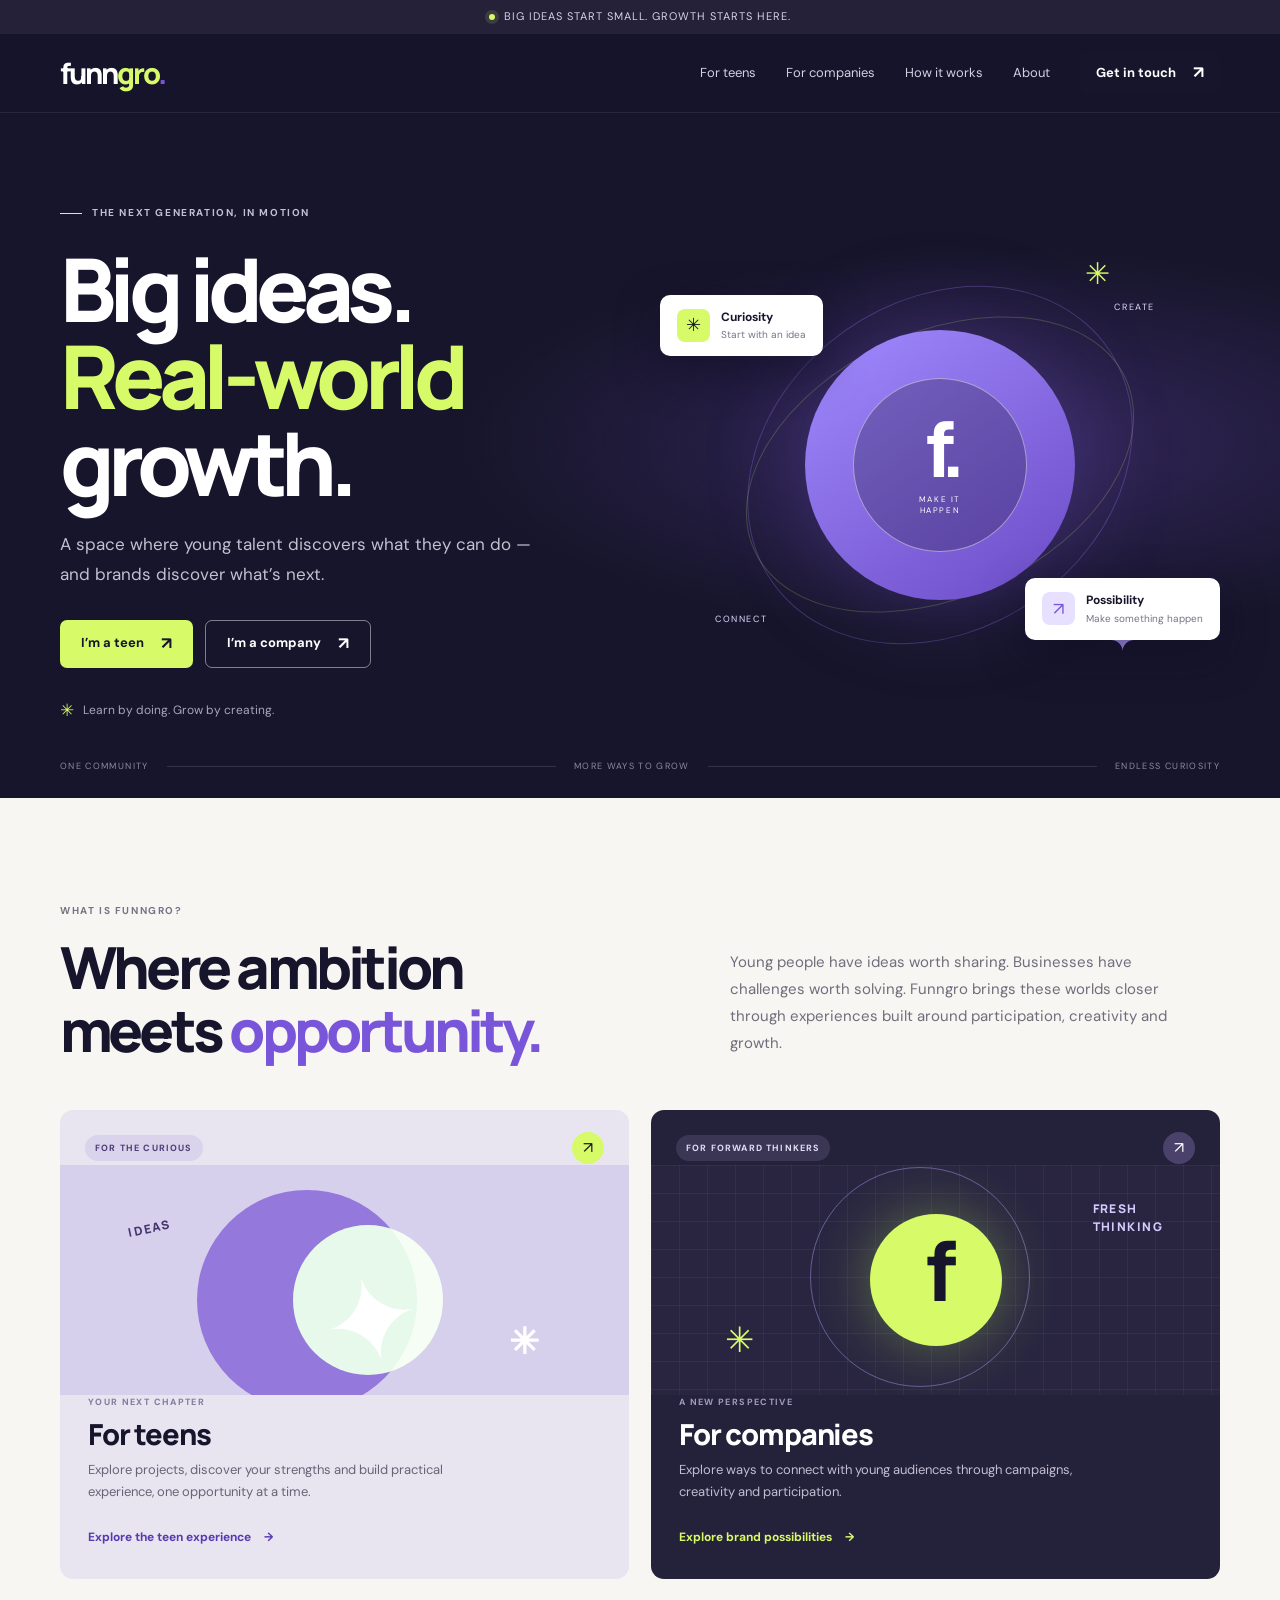
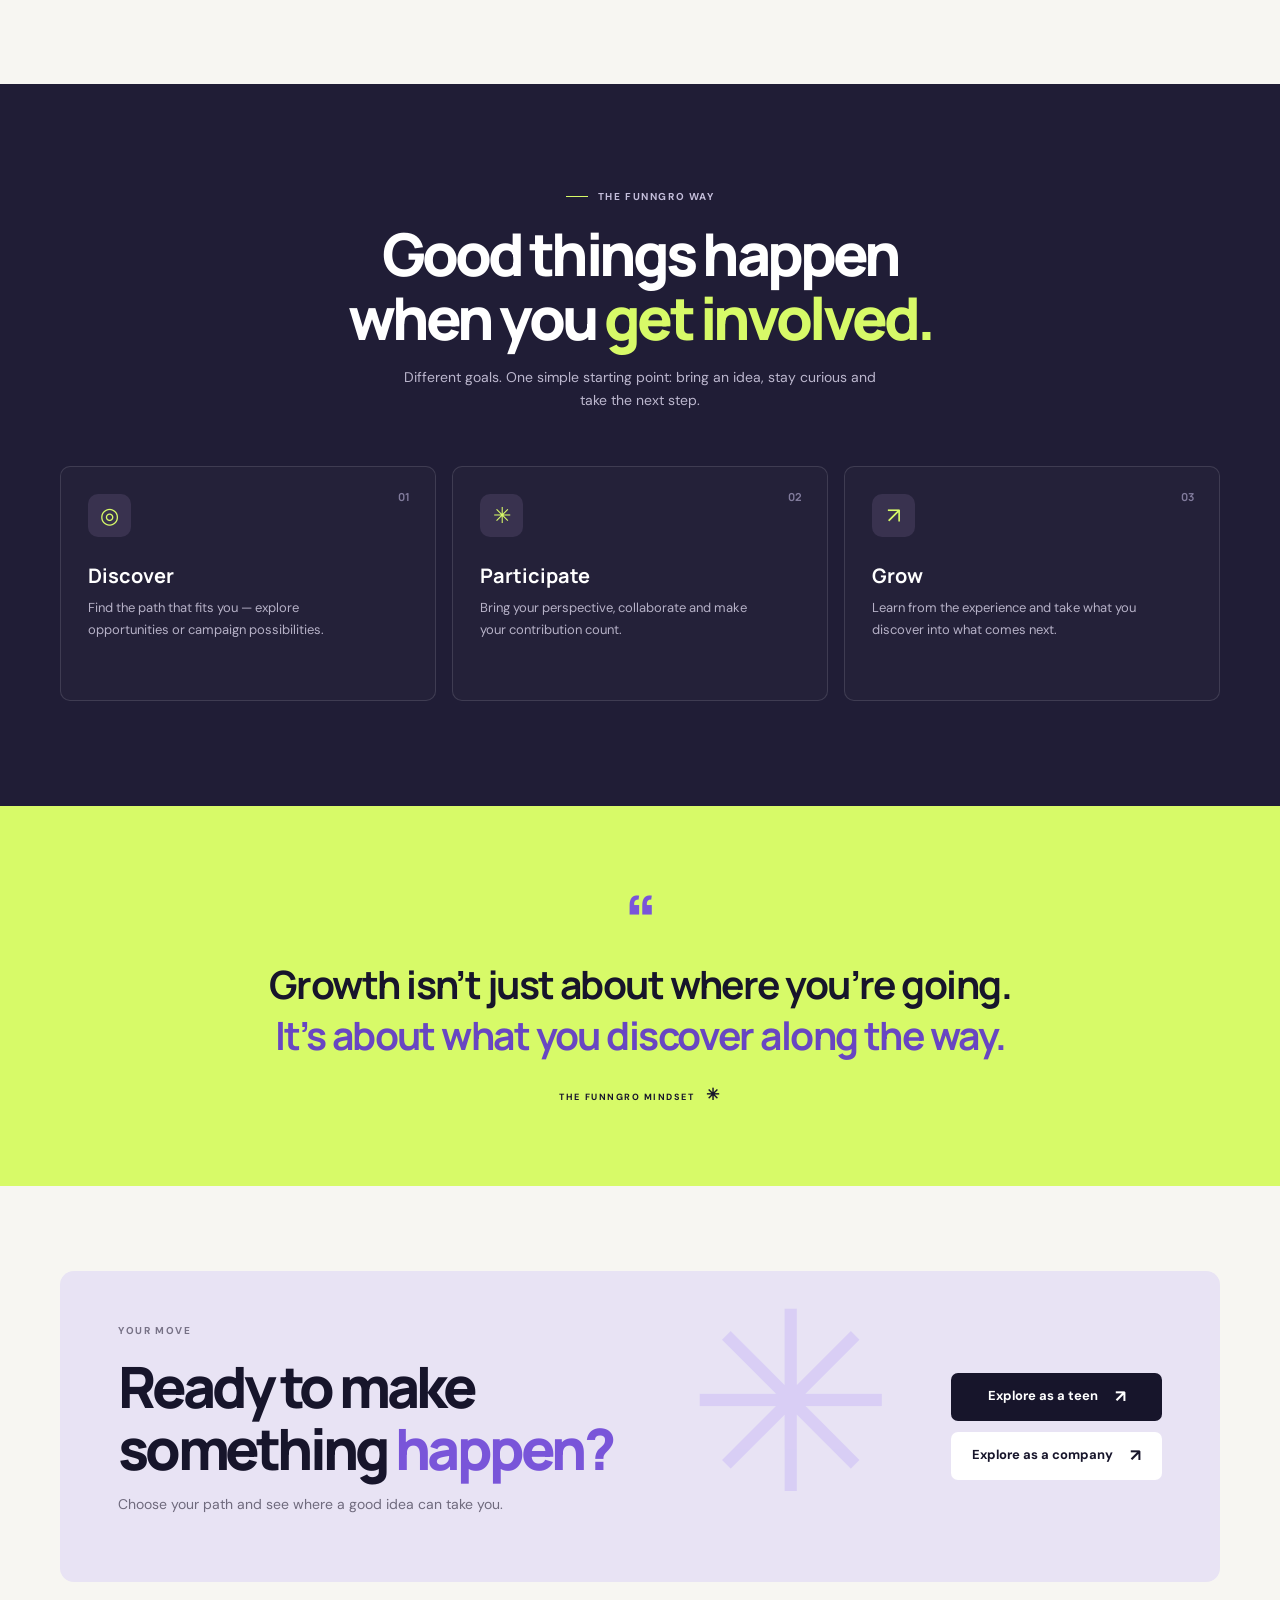
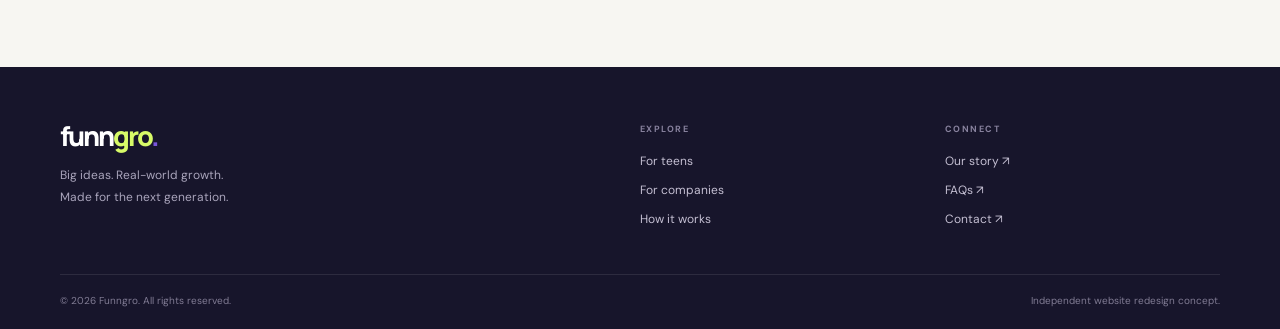
<file: index.html>
<!doctype html>
<html lang="en-IN">
<head>
  <meta charset="utf-8">
  <meta name="viewport" content="width=device-width, initial-scale=1">
  <meta name="theme-color" content="#17152b">
  <title>Funngro — Big ideas. Real-world growth.</title>
  <meta name="description" content="A place where young talent and forward-thinking brands meet. Explore opportunities for teens and campaign possibilities for companies with Funngro.">
  <link rel="canonical" href="https://ameysahat.github.io/Funngro/">
  <meta property="og:type" content="website">
  <meta property="og:site_name" content="Funngro">
  <meta property="og:title" content="Funngro — Big ideas. Real-world growth.">
  <meta property="og:description" content="Connecting young talent with real-world opportunities and brands with fresh perspectives.">
  <meta property="og:image" content="https://ameysahat.github.io/Funngro/assets/og-cover.svg">
  <meta name="twitter:card" content="summary_large_image">
  <link rel="icon" href="assets/favicon.svg" type="image/svg+xml">
  <link rel="preconnect" href="https://fonts.googleapis.com">
  <link rel="preconnect" href="https://fonts.gstatic.com" crossorigin>
  <link href="https://fonts.googleapis.com/css2?family=DM+Sans:wght@400;500;600;700&family=Manrope:wght@400;500;600;700;800&display=swap" rel="stylesheet">
  <link rel="stylesheet" href="styles.css">
  <script type="application/ld+json">{"@context":"https://schema.org","@type":"WebSite","name":"Funngro","url":"https://ameysahat.github.io/Funngro/"}</script>
  <script src="script.js" defer></script>
</head>
<body>
  <div class="announcement"><span class="announcement-dot"></span> Big ideas start small. Growth starts here.</div>
  <header class="site-header">
    <div class="container nav-wrap">
      <a class="brand" href="index.html" aria-label="Funngro home">funn<span>gro</span><i>.</i></a>
      <button class="menu-toggle" aria-label="Open navigation" aria-expanded="false" aria-controls="primary-nav"><span></span><span></span></button>
      <nav class="nav-links" id="primary-nav" aria-label="Main navigation">
        <a href="teen.html">For teens</a><a href="company.html">For companies</a><a href="#how">How it works</a><a href="#about">About</a>
        <a class="button button-dark nav-cta" href="https://www.funngro.com/contact" target="_blank" rel="noopener">Get in touch <span>↗</span></a>
      </nav>
    </div>
  </header>

  <main>
    <section class="home-hero">
      <div class="container home-hero-grid">
        <div class="hero-copy">
          <div class="eyebrow"><span class="eyebrow-line"></span> THE NEXT GENERATION, IN MOTION</div>
          <h1>Big ideas.<br><span class="highlight-text">Real-world</span><br>growth.</h1>
          <p class="hero-lede">A space where young talent discovers what they can do — and brands discover what’s next.</p>
          <div class="hero-buttons"><a class="button button-lime" href="teen.html">I’m a teen <span>↗</span></a><a class="button button-outline" href="company.html">I’m a company <span>↗</span></a></div>
          <div class="hero-footnote"><span class="tiny-spark">✳</span> Learn by doing. Grow by creating.</div>
        </div>
        <div class="hero-visual" aria-label="Abstract illustration of ideas connecting people and opportunities">
          <div class="visual-orbit orbit-a"></div><div class="visual-orbit orbit-b"></div>
          <div class="visual-sun"></div>
          <div class="visual-card card-top"><span class="mini-icon">✳</span><div><b>Curiosity</b><small>Start with an idea</small></div></div>
          <div class="visual-card card-bottom"><span class="mini-icon mini-purple">↗</span><div><b>Possibility</b><small>Make something happen</small></div></div>
          <div class="visual-center"><span class="center-mark">f.</span><span class="center-caption">MAKE IT<br>HAPPEN</span></div>
          <span class="floating-label label-one">CREATE</span><span class="floating-label label-two">CONNECT</span>
          <span class="visual-star star-one">✳</span><span class="visual-star star-two">✦</span>
        </div>
      </div>
      <div class="hero-bottom container"><span>ONE COMMUNITY</span><span class="bottom-rule"></span><span>MORE WAYS TO GROW</span><span class="bottom-rule"></span><span>ENDLESS CURIOSITY</span></div>
    </section>

    <section class="section section-light" id="about">
      <div class="container">
        <div class="section-intro split-intro"><div><div class="eyebrow eyebrow-dark">WHAT IS FUNNGRO?</div><h2>Where ambition<br>meets <span class="text-purple">opportunity.</span></h2></div><p>Young people have ideas worth sharing. Businesses have challenges worth solving. Funngro brings these worlds closer through experiences built around participation, creativity and growth.</p></div>
        <div class="audience-grid">
          <article class="audience-card teen-card">
            <div class="audience-top"><span class="pill pill-dark">FOR THE CURIOUS</span><span class="arrow-circle">↗</span></div>
            <div class="audience-art teen-art"><div class="art-shape shape-a"></div><div class="art-shape shape-b"></div><div class="art-note note-a">IDEAS</div><div class="art-note note-b">✳</div><div class="art-figure">✦</div></div>
            <div class="audience-content"><div class="card-kicker">YOUR NEXT CHAPTER</div><h3>For teens</h3><p>Explore projects, discover your strengths and build practical experience, one opportunity at a time.</p><a class="text-link" href="teen.html">Explore the teen experience <span>→</span></a></div>
          </article>
          <article class="audience-card company-card">
            <div class="audience-top"><span class="pill pill-light">FOR FORWARD THINKERS</span><span class="arrow-circle arrow-light">↗</span></div>
            <div class="audience-art company-art"><div class="grid-lines"></div><div class="orbit-ring"></div><div class="orbit-core">f<span>.</span></div><div class="art-note company-note">FRESH<br>THINKING</div><div class="company-spark">✳</div></div>
            <div class="audience-content"><div class="card-kicker">A NEW PERSPECTIVE</div><h3>For companies</h3><p>Explore ways to connect with young audiences through campaigns, creativity and participation.</p><a class="text-link" href="company.html">Explore brand possibilities <span>→</span></a></div>
          </article>
        </div>
      </div>
    </section>

    <section class="section how-section" id="how">
      <div class="container">
        <div class="section-intro center-intro"><div class="eyebrow"><span class="eyebrow-line"></span> THE FUNNGRO WAY</div><h2>Good things happen<br>when you <span class="highlight-text">get involved.</span></h2><p>Different goals. One simple starting point: bring an idea, stay curious and take the next step.</p></div>
        <div class="steps-grid">
          <article class="step-card"><span class="step-number">01</span><div class="step-icon">◎</div><h3>Discover</h3><p>Find the path that fits you — explore opportunities or campaign possibilities.</p></article>
          <article class="step-card"><span class="step-number">02</span><div class="step-icon">✳</div><h3>Participate</h3><p>Bring your perspective, collaborate and make your contribution count.</p></article>
          <article class="step-card"><span class="step-number">03</span><div class="step-icon">↗</div><h3>Grow</h3><p>Learn from the experience and take what you discover into what comes next.</p></article>
        </div>
      </div>
    </section>

    <section class="quote-section"><div class="container quote-inner"><span class="quote-mark">“</span><p>Growth isn’t just about where you’re going.<br><em>It’s about what you discover along the way.</em></p><span class="quote-signoff">THE FUNNGRO MINDSET <span>✳</span></span></div></section>

    <section class="section final-cta-section"><div class="container"><div class="final-cta"><div><div class="eyebrow eyebrow-dark">YOUR MOVE</div><h2>Ready to make<br>something <span class="text-purple">happen?</span></h2><p>Choose your path and see where a good idea can take you.</p></div><div class="final-cta-actions"><a class="button button-dark" href="teen.html">Explore as a teen <span>↗</span></a><a class="button button-white" href="company.html">Explore as a company <span>↗</span></a></div><span class="cta-decoration">✳</span></div></div></section>
  </main>

  <footer class="site-footer"><div class="container"><div class="footer-main"><div><a class="brand brand-footer" href="index.html">funn<span>gro</span><i>.</i></a><p>Big ideas. Real-world growth.<br>Made for the next generation.</p></div><div class="footer-col"><b>EXPLORE</b><a href="teen.html">For teens</a><a href="company.html">For companies</a><a href="#how">How it works</a></div><div class="footer-col"><b>CONNECT</b><a href="https://www.funngro.com/about" target="_blank" rel="noopener">Our story ↗</a><a href="https://www.funngro.com/faq" target="_blank" rel="noopener">FAQs ↗</a><a href="https://www.funngro.com/contact" target="_blank" rel="noopener">Contact ↗</a></div></div><div class="footer-bottom"><span>© <span data-year>2026</span> Funngro. All rights reserved.</span><span>Independent website redesign concept.</span></div></div></footer>
</body>
</html>
</file>
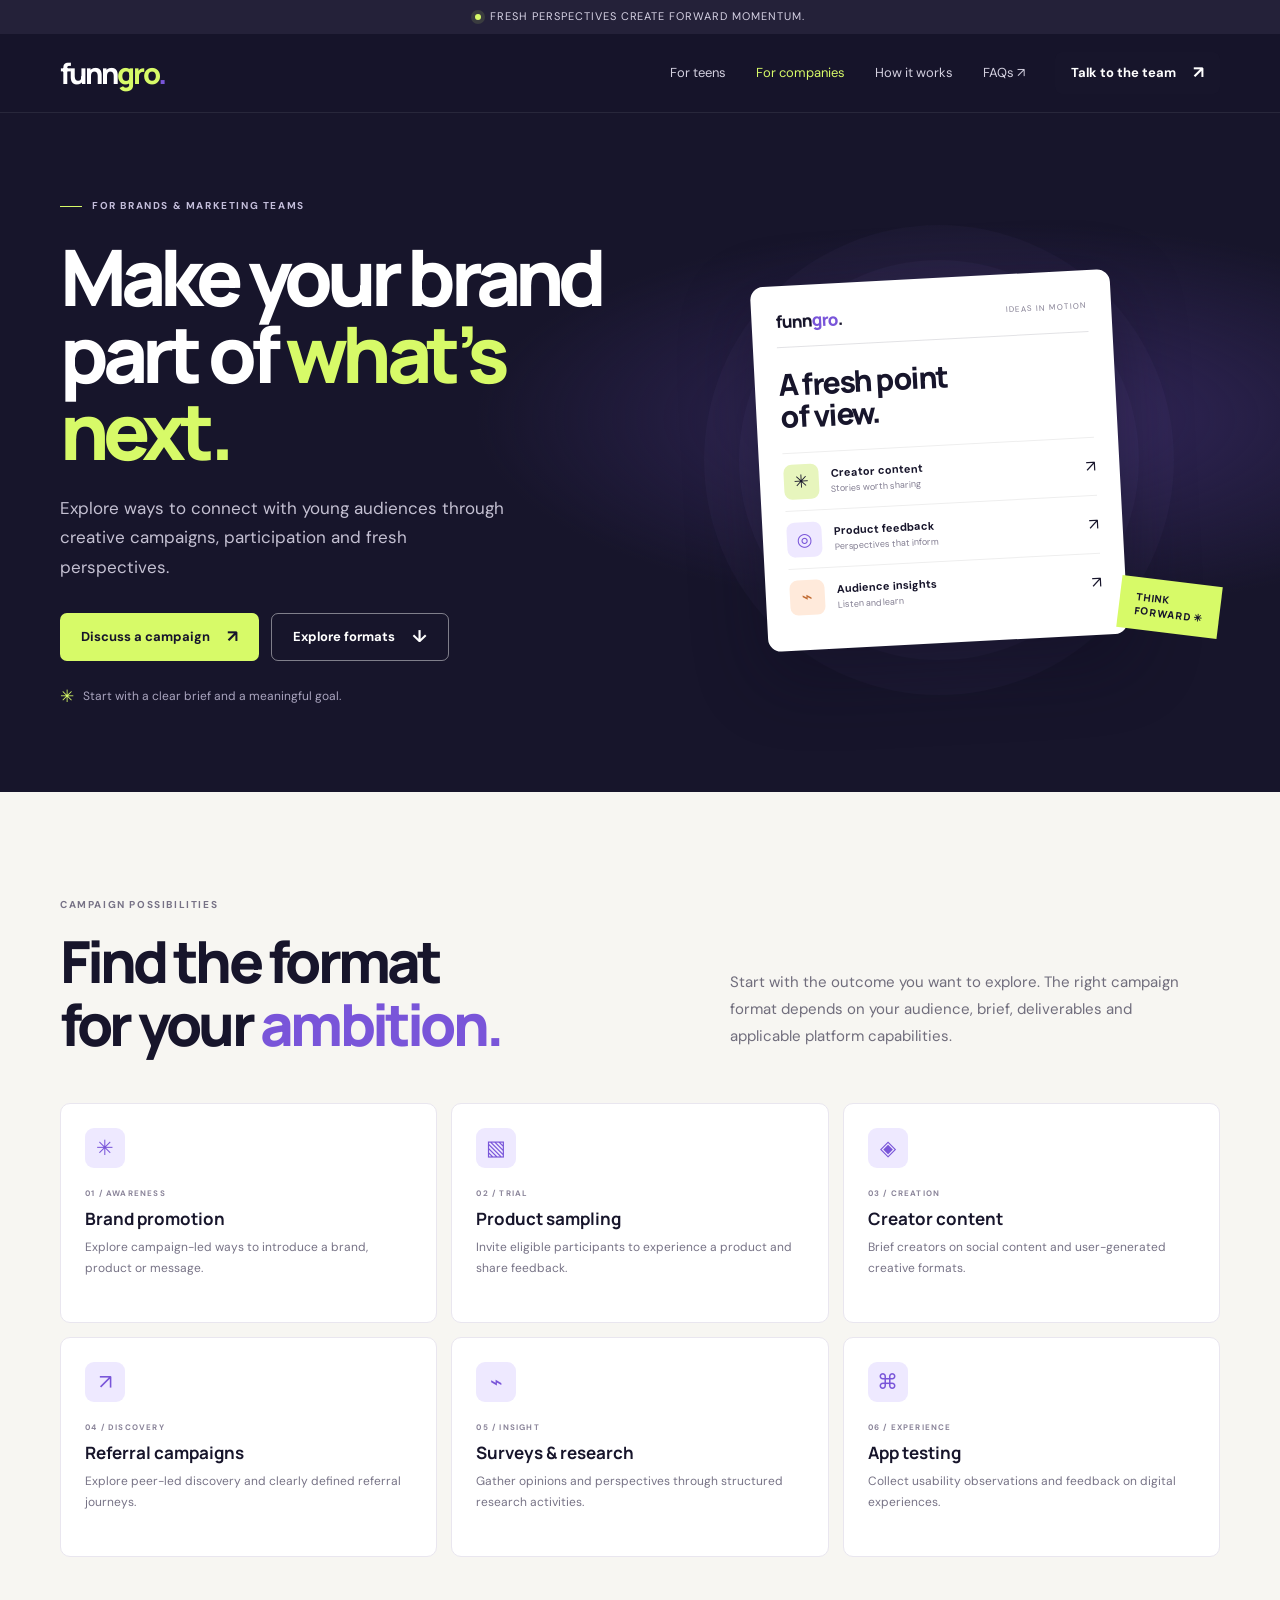
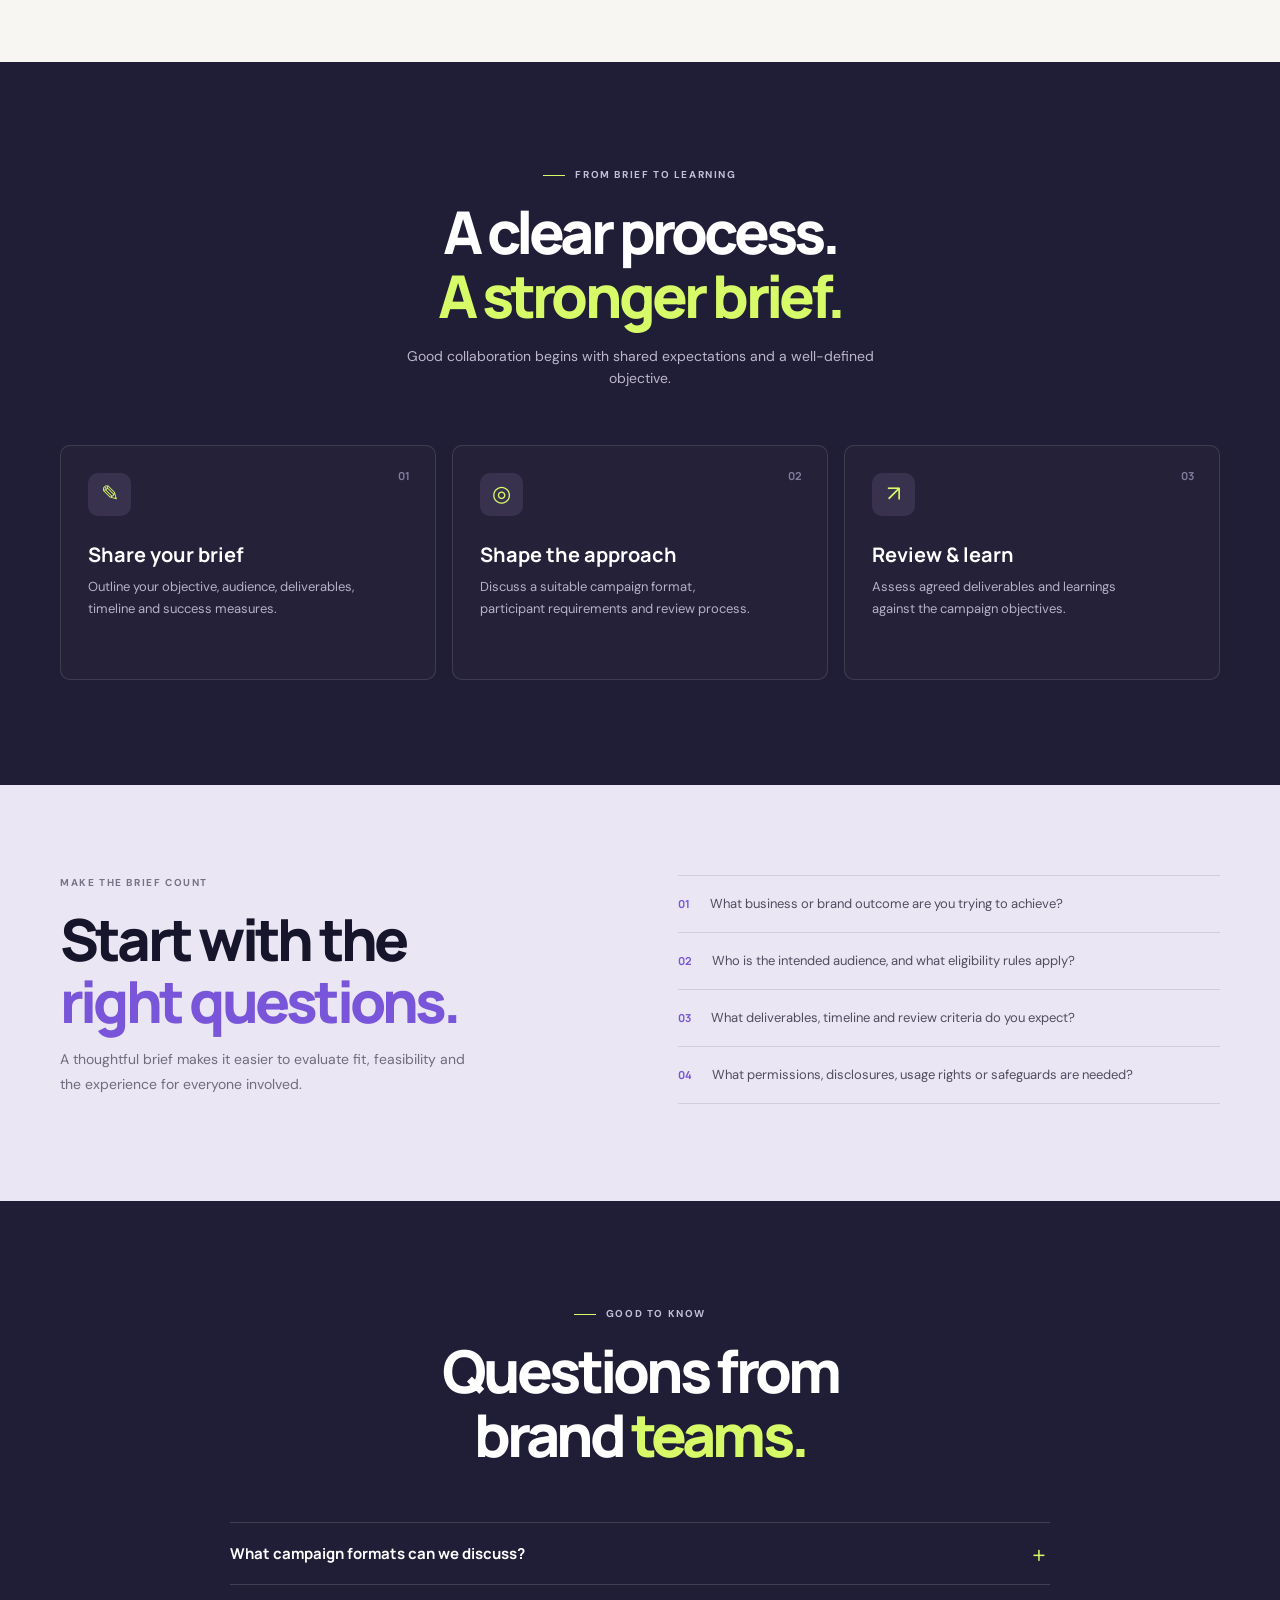
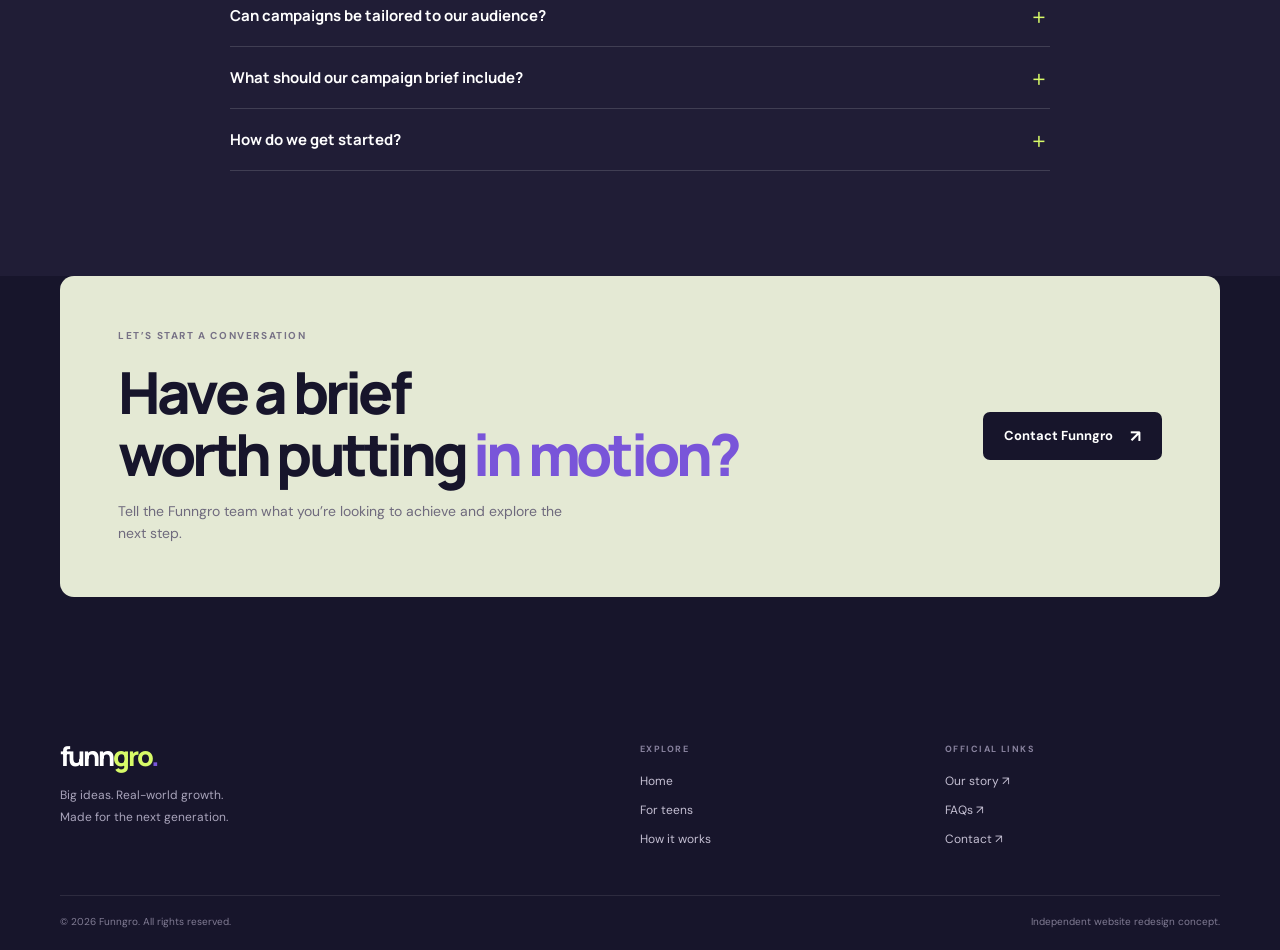
<file: company.html>
<!doctype html>
<html lang="en-IN">
<head>
  <meta charset="utf-8"><meta name="viewport" content="width=device-width, initial-scale=1"><meta name="theme-color" content="#17152b">
  <title>For Companies | Connect with fresh perspectives — Funngro</title>
  <meta name="description" content="Explore youth-focused campaign possibilities with Funngro, from creator content and product feedback to surveys, referrals and app testing.">
  <link rel="canonical" href="https://ameysahat.github.io/Funngro/company.html"><meta property="og:type" content="website"><meta property="og:title" content="For Companies | Funngro"><meta property="og:description" content="Connect your brand with fresh perspectives and meaningful participation."><meta property="og:image" content="https://ameysahat.github.io/Funngro/assets/og-cover.svg">
  <link rel="icon" href="assets/favicon.svg" type="image/svg+xml"><link rel="preconnect" href="https://fonts.googleapis.com"><link rel="preconnect" href="https://fonts.gstatic.com" crossorigin><link href="https://fonts.googleapis.com/css2?family=DM+Sans:wght@400;500;600;700&family=Manrope:wght@400;500;600;700;800&display=swap" rel="stylesheet"><link rel="stylesheet" href="styles.css"><script src="script.js" defer></script>
</head>
<body class="subpage company-page">
  <div class="announcement"><span class="announcement-dot"></span> Fresh perspectives create forward momentum.</div>
  <header class="site-header"><div class="container nav-wrap"><a class="brand" href="index.html">funn<span>gro</span><i>.</i></a><button class="menu-toggle" aria-label="Open navigation" aria-expanded="false" aria-controls="primary-nav"><span></span><span></span></button><nav class="nav-links" id="primary-nav" aria-label="Main navigation"><a href="teen.html">For teens</a><a href="company.html" aria-current="page">For companies</a><a href="index.html#how">How it works</a><a href="https://www.funngro.com/faq" target="_blank" rel="noopener">FAQs ↗</a><a class="button button-dark nav-cta" href="https://www.funngro.com/contact" target="_blank" rel="noopener">Talk to the team <span>↗</span></a></nav></div></header>
  <main>
    <section class="sub-hero company-sub-hero"><div class="container sub-hero-grid"><div><div class="eyebrow"><span class="eyebrow-line"></span> FOR BRANDS & MARKETING TEAMS</div><h1>Make your brand<br>part of <span class="highlight-text">what’s next.</span></h1><p class="hero-lede">Explore ways to connect with young audiences through creative campaigns, participation and fresh perspectives.</p><div class="hero-buttons"><a class="button button-lime" href="#enquiry">Discuss a campaign <span>↗</span></a><a class="button button-outline" href="#formats">Explore formats <span>↓</span></a></div><p class="safety-note"><span>✳</span> Start with a clear brief and a meaningful goal.</p></div><div class="company-hero-art"><div class="company-art-circle"></div><div class="company-panel"><div class="panel-top"><span class="panel-brand">funn<span>gro</span>.</span><span class="panel-label">IDEAS IN MOTION</span></div><div class="panel-heading">A fresh point<br>of view.</div><div class="panel-row"><span class="panel-symbol">✳</span><span><b>Creator content</b><small>Stories worth sharing</small></span><i>↗</i></div><div class="panel-row"><span class="panel-symbol panel-symbol-purple">◎</span><span><b>Product feedback</b><small>Perspectives that inform</small></span><i>↗</i></div><div class="panel-row"><span class="panel-symbol panel-symbol-orange">⌁</span><span><b>Audience insights</b><small>Listen and learn</small></span><i>↗</i></div></div><span class="company-float">THINK<br>FORWARD ✳</span></div></div></section>
    <section class="section section-light" id="formats"><div class="container"><div class="section-intro split-intro"><div><div class="eyebrow eyebrow-dark">CAMPAIGN POSSIBILITIES</div><h2>Find the format<br>for your <span class="text-purple">ambition.</span></h2></div><p>Start with the outcome you want to explore. The right campaign format depends on your audience, brief, deliverables and applicable platform capabilities.</p></div><div class="format-grid"><article><span class="format-icon">✳</span><span class="format-index">01 / AWARENESS</span><h3>Brand promotion</h3><p>Explore campaign-led ways to introduce a brand, product or message.</p></article><article><span class="format-icon">▧</span><span class="format-index">02 / TRIAL</span><h3>Product sampling</h3><p>Invite eligible participants to experience a product and share feedback.</p></article><article><span class="format-icon">◈</span><span class="format-index">03 / CREATION</span><h3>Creator content</h3><p>Brief creators on social content and user-generated creative formats.</p></article><article><span class="format-icon">↗</span><span class="format-index">04 / DISCOVERY</span><h3>Referral campaigns</h3><p>Explore peer-led discovery and clearly defined referral journeys.</p></article><article><span class="format-icon">⌁</span><span class="format-index">05 / INSIGHT</span><h3>Surveys & research</h3><p>Gather opinions and perspectives through structured research activities.</p></article><article><span class="format-icon">⌘</span><span class="format-index">06 / EXPERIENCE</span><h3>App testing</h3><p>Collect usability observations and feedback on digital experiences.</p></article></div></div></section>
    <section class="section how-section"><div class="container"><div class="section-intro center-intro"><div class="eyebrow"><span class="eyebrow-line"></span> FROM BRIEF TO LEARNING</div><h2>A clear process.<br><span class="highlight-text">A stronger brief.</span></h2><p>Good collaboration begins with shared expectations and a well-defined objective.</p></div><div class="steps-grid"><article class="step-card"><span class="step-number">01</span><div class="step-icon">✎</div><h3>Share your brief</h3><p>Outline your objective, audience, deliverables, timeline and success measures.</p></article><article class="step-card"><span class="step-number">02</span><div class="step-icon">◎</div><h3>Shape the approach</h3><p>Discuss a suitable campaign format, participant requirements and review process.</p></article><article class="step-card"><span class="step-number">03</span><div class="step-icon">↗</div><h3>Review & learn</h3><p>Assess agreed deliverables and learnings against the campaign objectives.</p></article></div></div></section>
    <section class="brief-section"><div class="container brief-grid"><div><div class="eyebrow eyebrow-dark">MAKE THE BRIEF COUNT</div><h2>Start with the<br><span class="text-purple">right questions.</span></h2><p>A thoughtful brief makes it easier to evaluate fit, feasibility and the experience for everyone involved.</p></div><div class="brief-points"><div><span>01</span><p>What business or brand outcome are you trying to achieve?</p></div><div><span>02</span><p>Who is the intended audience, and what eligibility rules apply?</p></div><div><span>03</span><p>What deliverables, timeline and review criteria do you expect?</p></div><div><span>04</span><p>What permissions, disclosures, usage rights or safeguards are needed?</p></div></div></div></section>
    <section class="section faq-section"><div class="container faq-wrap"><div class="section-intro center-intro"><div class="eyebrow"><span class="eyebrow-line"></span> GOOD TO KNOW</div><h2>Questions from<br>brand <span class="highlight-text">teams.</span></h2></div><div class="faq-list"><details><summary>What campaign formats can we discuss?</summary><p>Possible areas include brand promotion, product sampling, creator content, referrals, surveys, research and app testing. Confirm current availability with the Funngro team.</p></details><details><summary>Can campaigns be tailored to our audience?</summary><p>Share your intended audience, locations, eligibility requirements and objectives with the team. Feasibility and targeting depend on current platform capabilities and applicable rules.</p></details><details><summary>What should our campaign brief include?</summary><p>Include the objective, target audience, deliverables, timeline, review criteria, usage rights, compensation terms if applicable and any required disclosures or safeguards.</p></details><details><summary>How do we get started?</summary><p>Use the official Funngro contact page to discuss your brief and confirm current campaign options.</p></details></div></div></section>
    <section class="container" id="enquiry"><div class="cta-banner company-cta"><div><div class="eyebrow eyebrow-dark">LET’S START A CONVERSATION</div><h2>Have a brief<br>worth putting <span class="text-purple">in motion?</span></h2><p>Tell the Funngro team what you’re looking to achieve and explore the next step.</p></div><a class="button button-dark" href="https://www.funngro.com/contact" target="_blank" rel="noopener">Contact Funngro <span>↗</span></a></div></section>
  </main>
  <footer class="site-footer"><div class="container"><div class="footer-main"><div><a class="brand brand-footer" href="index.html">funn<span>gro</span><i>.</i></a><p>Big ideas. Real-world growth.<br>Made for the next generation.</p></div><div class="footer-col"><b>EXPLORE</b><a href="index.html">Home</a><a href="teen.html">For teens</a><a href="index.html#how">How it works</a></div><div class="footer-col"><b>OFFICIAL LINKS</b><a href="https://www.funngro.com/about" target="_blank" rel="noopener">Our story ↗</a><a href="https://www.funngro.com/faq" target="_blank" rel="noopener">FAQs ↗</a><a href="https://www.funngro.com/contact" target="_blank" rel="noopener">Contact ↗</a></div></div><div class="footer-bottom"><span>© <span data-year>2026</span> Funngro. All rights reserved.</span><span>Independent website redesign concept.</span></div></div></footer>
</body></html>
</file>
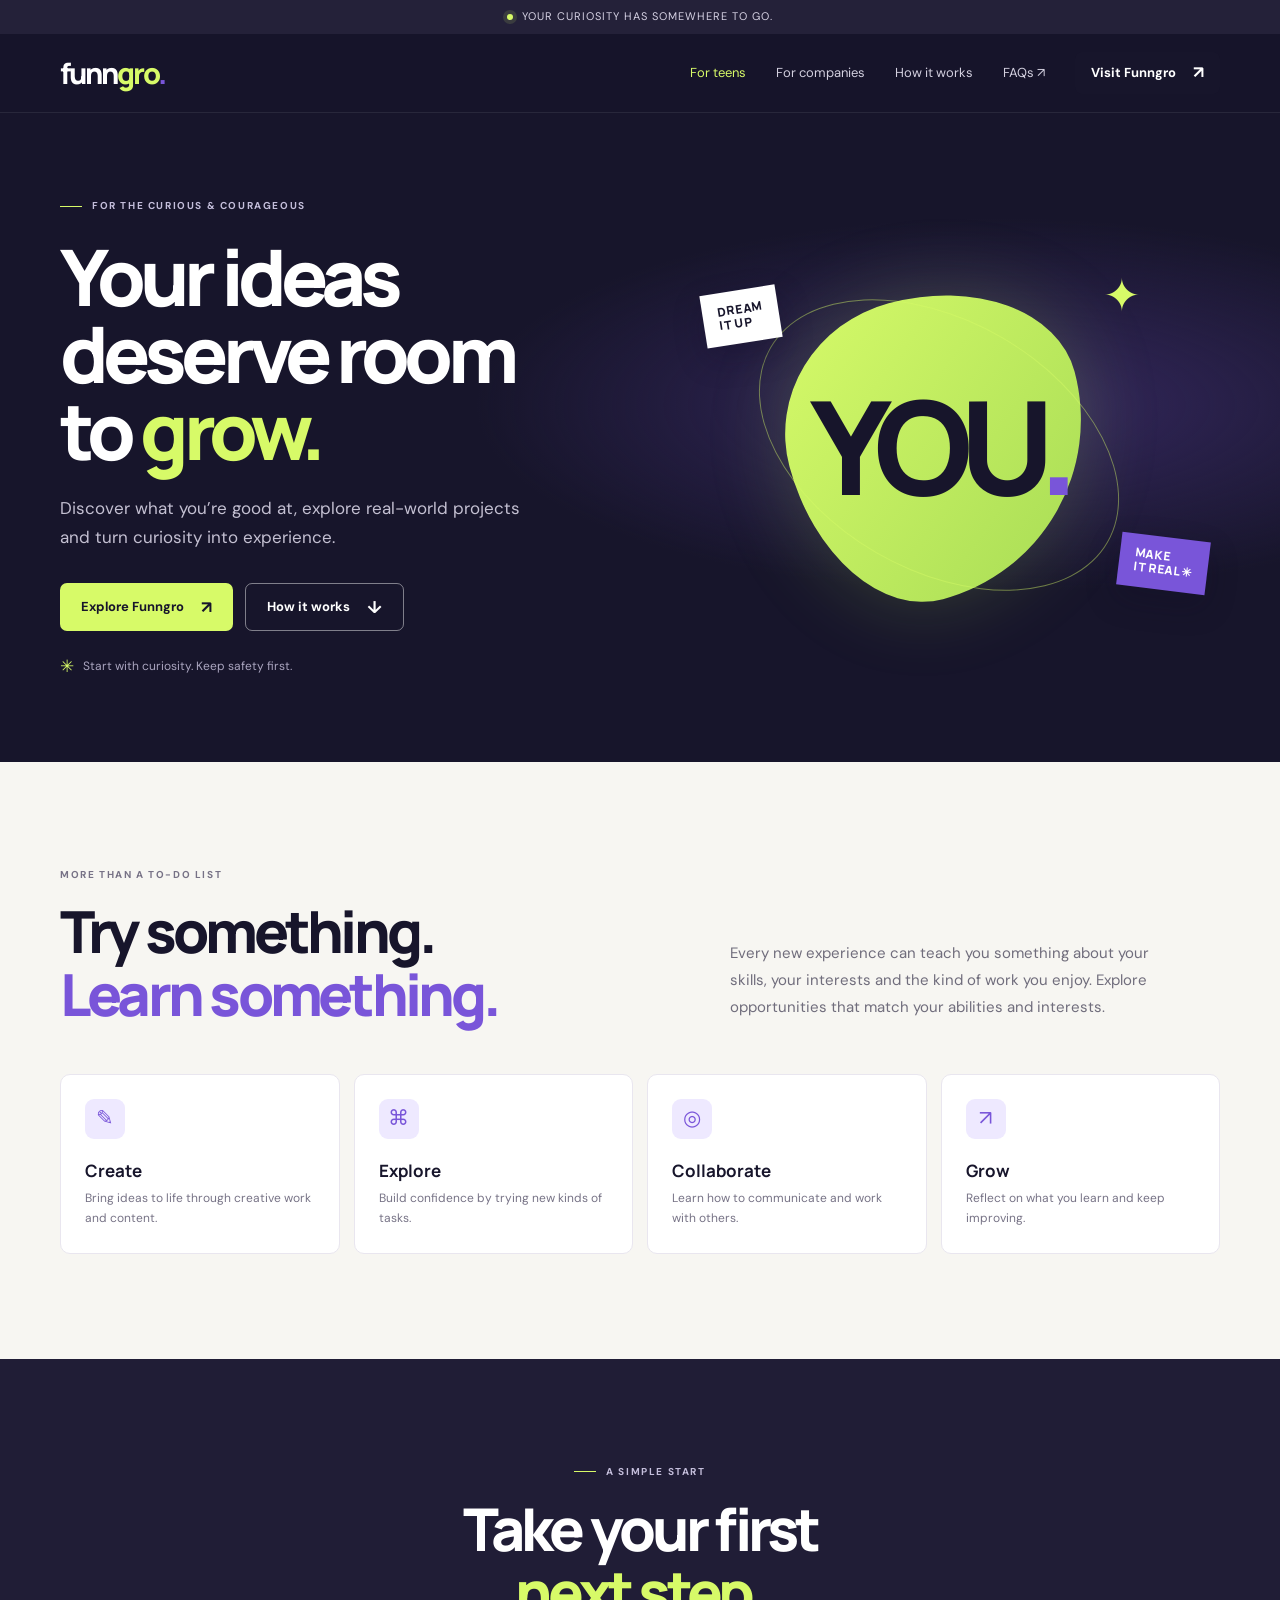
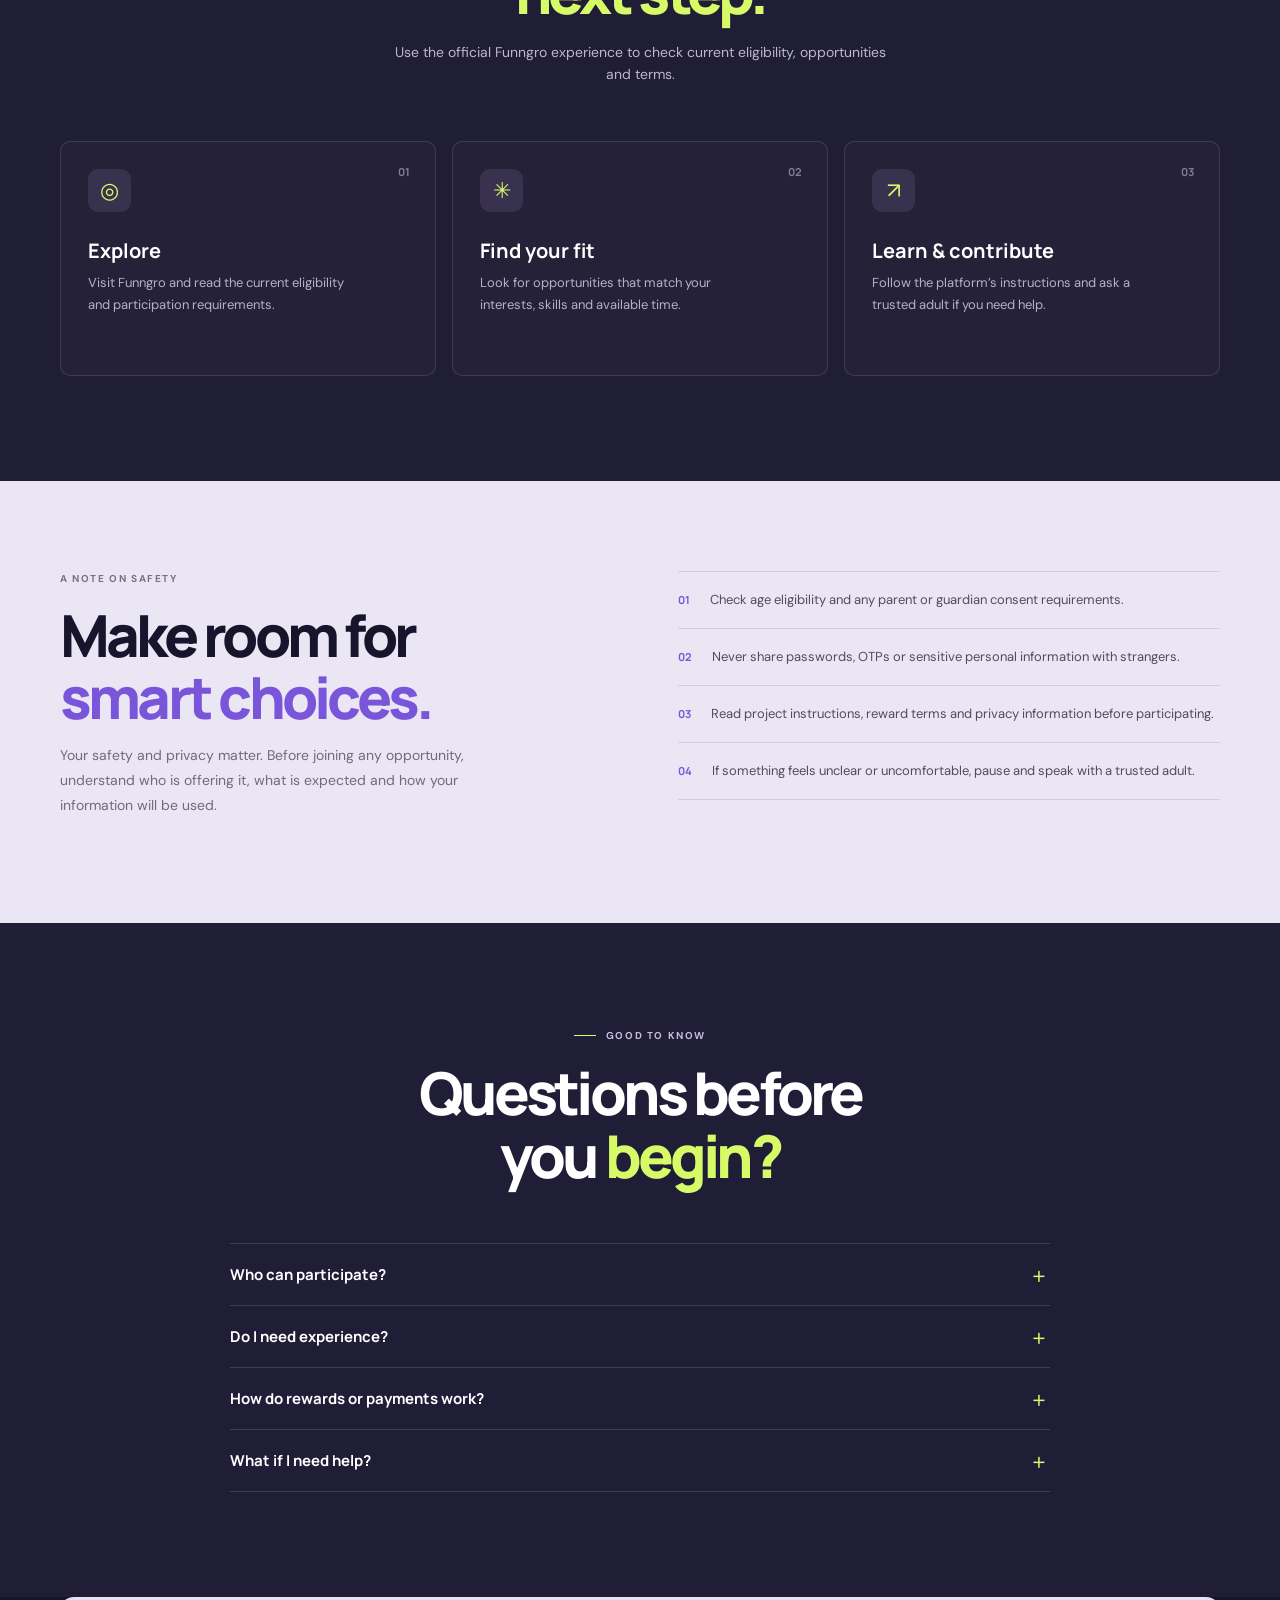
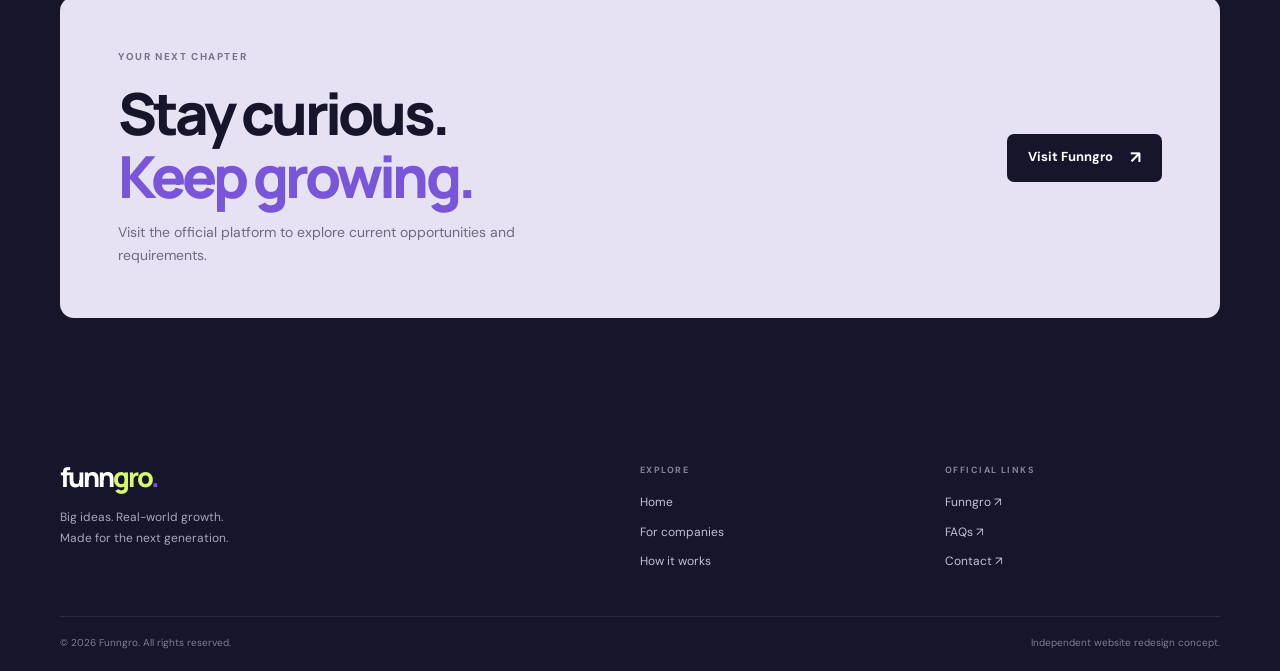
<file: teen.html>
<!doctype html>
<html lang="en-IN">
<head>
  <meta charset="utf-8"><meta name="viewport" content="width=device-width, initial-scale=1"><meta name="theme-color" content="#17152b">
  <title>For Teens | Discover what you can do — Funngro</title>
  <meta name="description" content="Explore projects, discover your strengths and build practical experience. Find out more about the teen experience with Funngro.">
  <link rel="canonical" href="https://ameysahat.github.io/Funngro/teen.html"><meta property="og:type" content="website"><meta property="og:title" content="For Teens | Funngro"><meta property="og:description" content="Your ideas deserve a place to grow. Explore the teen experience with Funngro."><meta property="og:image" content="https://ameysahat.github.io/Funngro/assets/og-cover.svg">
  <link rel="icon" href="assets/favicon.svg" type="image/svg+xml"><link rel="preconnect" href="https://fonts.googleapis.com"><link rel="preconnect" href="https://fonts.gstatic.com" crossorigin><link href="https://fonts.googleapis.com/css2?family=DM+Sans:wght@400;500;600;700&family=Manrope:wght@400;500;600;700;800&display=swap" rel="stylesheet"><link rel="stylesheet" href="styles.css"><script src="script.js" defer></script>
</head>
<body class="subpage teen-page">
  <div class="announcement"><span class="announcement-dot"></span> Your curiosity has somewhere to go.</div>
  <header class="site-header"><div class="container nav-wrap"><a class="brand" href="index.html">funn<span>gro</span><i>.</i></a><button class="menu-toggle" aria-label="Open navigation" aria-expanded="false" aria-controls="primary-nav"><span></span><span></span></button><nav class="nav-links" id="primary-nav" aria-label="Main navigation"><a href="teen.html" aria-current="page">For teens</a><a href="company.html">For companies</a><a href="index.html#how">How it works</a><a href="https://www.funngro.com/faq" target="_blank" rel="noopener">FAQs ↗</a><a class="button button-dark nav-cta" href="https://www.funngro.com/" target="_blank" rel="noopener">Visit Funngro <span>↗</span></a></nav></div></header>
  <main>
    <section class="sub-hero teen-sub-hero"><div class="container sub-hero-grid"><div><div class="eyebrow"><span class="eyebrow-line"></span> FOR THE CURIOUS & COURAGEOUS</div><h1>Your ideas<br>deserve room<br>to <span class="highlight-text">grow.</span></h1><p class="hero-lede">Discover what you’re good at, explore real-world projects and turn curiosity into experience.</p><div class="hero-buttons"><a class="button button-lime" href="https://www.funngro.com/" target="_blank" rel="noopener">Explore Funngro <span>↗</span></a><a class="button button-outline" href="#getting-started">How it works <span>↓</span></a></div><p class="safety-note"><span>✳</span> Start with curiosity. Keep safety first.</p></div><div class="teen-hero-art"><div class="teen-blob"></div><div class="teen-sticker sticker-one">DREAM<br>IT UP</div><div class="teen-sticker sticker-two">MAKE<br>IT REAL ✳</div><div class="teen-hero-orbit"></div><div class="teen-hero-star">✦</div><div class="teen-hero-letter">YOU<span>.</span></div></div></div></section>
    <section class="section section-light"><div class="container"><div class="section-intro split-intro"><div><div class="eyebrow eyebrow-dark">MORE THAN A TO-DO LIST</div><h2>Try something.<br><span class="text-purple">Learn something.</span></h2></div><p>Every new experience can teach you something about your skills, your interests and the kind of work you enjoy. Explore opportunities that match your abilities and interests.</p></div><div class="interest-grid"><article><span>✎</span><h3>Create</h3><p>Bring ideas to life through creative work and content.</p></article><article><span>⌘</span><h3>Explore</h3><p>Build confidence by trying new kinds of tasks.</p></article><article><span>◎</span><h3>Collaborate</h3><p>Learn how to communicate and work with others.</p></article><article><span>↗</span><h3>Grow</h3><p>Reflect on what you learn and keep improving.</p></article></div></div></section>
    <section class="section how-section" id="getting-started"><div class="container"><div class="section-intro center-intro"><div class="eyebrow"><span class="eyebrow-line"></span> A SIMPLE START</div><h2>Take your first<br><span class="highlight-text">next step.</span></h2><p>Use the official Funngro experience to check current eligibility, opportunities and terms.</p></div><div class="steps-grid"><article class="step-card"><span class="step-number">01</span><div class="step-icon">◎</div><h3>Explore</h3><p>Visit Funngro and read the current eligibility and participation requirements.</p></article><article class="step-card"><span class="step-number">02</span><div class="step-icon">✳</div><h3>Find your fit</h3><p>Look for opportunities that match your interests, skills and available time.</p></article><article class="step-card"><span class="step-number">03</span><div class="step-icon">↗</div><h3>Learn & contribute</h3><p>Follow the platform’s instructions and ask a trusted adult if you need help.</p></article></div></div></section>
    <section class="safety-section"><div class="container safety-grid"><div><div class="eyebrow eyebrow-dark">A NOTE ON SAFETY</div><h2>Make room for<br><span class="text-purple">smart choices.</span></h2><p>Your safety and privacy matter. Before joining any opportunity, understand who is offering it, what is expected and how your information will be used.</p></div><div class="safety-list"><div><span>01</span><p>Check age eligibility and any parent or guardian consent requirements.</p></div><div><span>02</span><p>Never share passwords, OTPs or sensitive personal information with strangers.</p></div><div><span>03</span><p>Read project instructions, reward terms and privacy information before participating.</p></div><div><span>04</span><p>If something feels unclear or uncomfortable, pause and speak with a trusted adult.</p></div></div></div></section>
    <section class="section faq-section"><div class="container faq-wrap"><div class="section-intro center-intro"><div class="eyebrow"><span class="eyebrow-line"></span> GOOD TO KNOW</div><h2>Questions before<br>you <span class="highlight-text">begin?</span></h2></div><div class="faq-list"><details><summary>Who can participate?</summary><p>Eligibility can depend on current Funngro rules, age, location and the specific opportunity. Check the official platform terms before registering or applying.</p></details><details><summary>Do I need experience?</summary><p>Requirements vary by project. Read each opportunity carefully and apply only when you can meet its stated expectations.</p></details><details><summary>How do rewards or payments work?</summary><p>Any reward, payment amount, timing and eligibility are determined by the applicable project terms and the official Funngro platform. Review those terms before accepting work.</p></details><details><summary>What if I need help?</summary><p>Talk with a parent or trusted adult and use the official Funngro support and contact channels for platform questions.</p></details></div></div></section>
    <section class="container"><div class="cta-banner teen-cta"><div><div class="eyebrow eyebrow-dark">YOUR NEXT CHAPTER</div><h2>Stay curious.<br><span class="text-purple">Keep growing.</span></h2><p>Visit the official platform to explore current opportunities and requirements.</p></div><a class="button button-dark" href="https://www.funngro.com/" target="_blank" rel="noopener">Visit Funngro <span>↗</span></a></div></section>
  </main>
  <footer class="site-footer"><div class="container"><div class="footer-main"><div><a class="brand brand-footer" href="index.html">funn<span>gro</span><i>.</i></a><p>Big ideas. Real-world growth.<br>Made for the next generation.</p></div><div class="footer-col"><b>EXPLORE</b><a href="index.html">Home</a><a href="company.html">For companies</a><a href="index.html#how">How it works</a></div><div class="footer-col"><b>OFFICIAL LINKS</b><a href="https://www.funngro.com/" target="_blank" rel="noopener">Funngro ↗</a><a href="https://www.funngro.com/faq" target="_blank" rel="noopener">FAQs ↗</a><a href="https://www.funngro.com/contact" target="_blank" rel="noopener">Contact ↗</a></div></div><div class="footer-bottom"><span>© <span data-year>2026</span> Funngro. All rights reserved.</span><span>Independent website redesign concept.</span></div></div></footer>
</body></html>
</file>
<file: styles.css>
/* Funngro premium landing pages — shared design system */
:root{--ink:#17152b;--muted:#6d6a7c;--purple:#7955d9;--purple-dark:#5839b3;--lime:#d7fa68;--paper:#f7f6f2;--white:#fff;--line:rgba(23,21,43,.12);--font-body:"DM Sans",Arial,sans-serif;--font-display:"Manrope","DM Sans",sans-serif;--container:1160px}
*{box-sizing:border-box}html{scroll-behavior:smooth;scroll-padding-top:90px}body{margin:0;background:var(--ink);color:var(--white);font-family:var(--font-body);font-size:16px;line-height:1.6}a{color:inherit;text-decoration:none}button{font:inherit}.container{width:min(var(--container),calc(100% - 48px));margin-inline:auto}.announcement{height:34px;display:flex;align-items:center;justify-content:center;gap:9px;background:#242139;color:#d6d2e4;font-size:11px;letter-spacing:.09em;text-transform:uppercase}.announcement-dot{width:6px;height:6px;border-radius:50%;background:var(--lime);box-shadow:0 0 0 4px rgba(215,250,104,.12)}.site-header{position:sticky;top:0;z-index:20;background:rgba(23,21,43,.94);backdrop-filter:blur(14px);border-bottom:1px solid rgba(255,255,255,.08)}.nav-wrap{height:78px;display:flex;align-items:center;justify-content:space-between}.brand{font:800 29px/1 var(--font-display);letter-spacing:-2px}.brand span{color:var(--lime)}.brand i{font-style:normal;color:var(--purple)}.nav-links{display:flex;align-items:center;gap:30px;color:#d3d0df;font-size:13px}.nav-links>a:not(.button):hover,.nav-links>a[aria-current=page]{color:var(--lime)}.button{min-height:48px;padding:0 21px;display:inline-flex;align-items:center;justify-content:center;gap:17px;border-radius:7px;font-size:13px;font-weight:700;transition:transform .2s,background .2s,color .2s,border-color .2s}.button:hover{transform:translateY(-2px)}.button span{font-size:17px}.button-dark{background:var(--ink);color:#fff}.button-dark:hover{background:#302b4d}.button-lime{background:var(--lime);color:var(--ink)}.button-lime:hover{background:#e5ff91}.button-outline{border:1px solid rgba(255,255,255,.45);color:#fff}.button-outline:hover{border-color:var(--lime);color:var(--lime)}.button-white{background:#fff;color:var(--ink)}.nav-cta{min-height:42px;padding:0 16px}.menu-toggle{display:none;background:none;border:0;color:#fff;width:42px;height:42px;cursor:pointer}.menu-toggle span{display:block;width:21px;height:2px;background:#fff;margin:6px auto;transition:.2s}
.home-hero{overflow:hidden;position:relative;background:radial-gradient(ellipse at 78% 48%,#33275b 0,transparent 38%),var(--ink);padding:92px 0 25px}.home-hero-grid{display:grid;grid-template-columns:1fr 1fr;align-items:center;gap:40px;min-height:470px}.eyebrow{display:flex;align-items:center;gap:10px;color:#c4bedb;font-size:10px;font-weight:700;letter-spacing:.16em}.eyebrow-line{width:22px;height:1px;background:var(--lime)}.hero-copy h1,.sub-hero h1{font:800 clamp(56px,7vw,88px)/.99 var(--font-display);letter-spacing:-.075em;margin:24px 0}.highlight-text{color:var(--lime)}.hero-lede{max-width:475px;color:#c4c0d2;font-size:17px;line-height:1.75}.hero-buttons{display:flex;gap:12px;flex-wrap:wrap;margin-top:30px}.hero-footnote,.safety-note{display:flex;align-items:center;gap:9px;margin-top:29px;color:#aaa5bf;font-size:12px}.tiny-spark,.safety-note span{color:var(--lime);font-size:17px}.hero-visual{height:460px;position:relative;display:grid;place-items:center}.visual-orbit{position:absolute;border:1px solid rgba(215,250,104,.2);border-radius:50%;transform:rotate(-25deg)}.orbit-a{width:410px;height:265px}.orbit-b{width:330px;height:410px;transform:rotate(55deg);border-color:rgba(160,130,255,.28)}.visual-sun{position:absolute;width:270px;height:270px;border-radius:50%;background:linear-gradient(145deg,#a18aff,#6b4bc6);box-shadow:0 0 100px rgba(129,92,230,.28)}.visual-center{position:relative;z-index:2;width:174px;height:174px;border:1px solid rgba(255,255,255,.45);border-radius:50%;display:flex;flex-direction:column;align-items:center;justify-content:center;background:rgba(31,25,58,.3);backdrop-filter:blur(6px)}.center-mark{font:800 76px/.9 var(--font-display);letter-spacing:-9px;color:#fff}.center-caption{font-size:8px;line-height:1.3;letter-spacing:.2em;text-align:center;margin-top:12px}.visual-card{position:absolute;z-index:3;display:flex;align-items:center;gap:11px;background:#fff;color:var(--ink);padding:13px 17px;border-radius:10px;box-shadow:0 15px 40px #100d2580}.visual-card b,.visual-card small{display:block}.visual-card b{font-size:12px}.visual-card small{font-size:10px;color:#777387}.card-top{top:60px;left:0}.card-bottom{bottom:55px;right:0}.mini-icon{width:33px;height:33px;display:grid;place-items:center;border-radius:8px;background:var(--lime);font-size:18px}.mini-purple{background:#e8e0ff;color:var(--purple)}.floating-label{position:absolute;font-size:9px;letter-spacing:.18em;color:#e1d9ff}.label-one{top:65px;right:65px}.label-two{bottom:68px;left:55px}.visual-star{position:absolute;color:var(--lime);font-size:30px}.star-one{top:15px;right:110px}.star-two{bottom:30px;right:85px;color:#b59cff}.hero-bottom{display:flex;align-items:center;gap:18px;color:#8e89a4;font-size:9px;letter-spacing:.15em;margin-top:35px}.bottom-rule{height:1px;flex:1;background:#ffffff20}
.section{padding:105px 0}.section-light{background:var(--paper);color:var(--ink)}.eyebrow-dark{color:#777286}.split-intro{display:grid;grid-template-columns:1.1fr .9fr;align-items:end;gap:70px;margin-bottom:48px}.section-intro h2,.final-cta h2,.cta-banner h2,.brief-grid h2,.safety-grid h2{font:800 clamp(38px,5vw,58px)/1.08 var(--font-display);letter-spacing:-.065em;margin:17px 0 0}.text-purple{color:var(--purple)}.split-intro>p{max-width:450px;color:#706d7c;margin:0 0 5px;font-size:15px;line-height:1.8}.audience-grid{display:grid;grid-template-columns:1fr 1fr;gap:22px}.audience-card{overflow:hidden;border-radius:13px;background:#e8e5f1}.company-card{background:#24213a;color:#fff}.audience-top{height:55px;padding:22px 25px 0;display:flex;justify-content:space-between;align-items:center}.pill{font-size:9px;letter-spacing:.13em;font-weight:700;padding:6px 10px;border-radius:30px}.pill-dark{background:#d9d3eb;color:#4b3c75}.pill-light{background:#3b3654;color:#e4def8}.arrow-circle{width:32px;height:32px;border-radius:50%;background:var(--lime);color:var(--ink);display:grid;place-items:center}.arrow-light{background:#4a426b;color:#fff}.audience-art{height:230px;position:relative;overflow:hidden}.teen-art{background:#d7d0ec}.art-shape{position:absolute;border-radius:50%}.shape-a{width:220px;height:220px;left:24%;top:25px;background:#9478dc}.shape-b{width:150px;height:150px;left:41%;top:60px;background:#c3f36a;mix-blend-mode:screen}.art-figure{position:absolute;left:46%;top:61px;font-size:120px;color:#fff;transform:rotate(-14deg)}.art-note{position:absolute;font:800 12px var(--font-display);letter-spacing:.12em;color:#45366e}.note-a{left:12%;top:55px;transform:rotate(-12deg)}.note-b{right:15%;bottom:30px;font-size:36px;color:#fff}.company-art{background:#292541}.grid-lines{position:absolute;inset:0;background-image:linear-gradient(#ffffff0c 1px,transparent 1px),linear-gradient(90deg,#ffffff0c 1px,transparent 1px);background-size:28px 28px}.orbit-ring{position:absolute;width:220px;height:220px;border:1px solid #b8a4ff70;border-radius:50%;left:28%;top:2px}.orbit-core{position:absolute;left:calc(50% - 66px);top:49px;width:132px;height:132px;border-radius:50%;background:var(--lime);display:grid;place-items:center;color:var(--ink);font:800 82px var(--font-display);letter-spacing:-10px;box-shadow:0 0 60px #b5ec5660}.orbit-core span{color:var(--purple)}.company-note{right:10%;top:35px;color:#d5cbff;line-height:1.5}.company-spark{position:absolute;left:13%;bottom:27px;color:var(--lime);font-size:35px}.audience-content{padding:0 28px 30px}.card-kicker{font-size:9px;letter-spacing:.15em;color:#817a99;font-weight:700}.audience-content h3{font:800 29px var(--font-display);letter-spacing:-.04em;margin:5px 0}.audience-content p{max-width:410px;color:#686477;font-size:13px;line-height:1.7;margin:0 0 20px}.company-card .audience-content p{color:#c2bdd2}.company-card .card-kicker{color:#a59abf}.text-link{display:inline-flex;gap:13px;align-items:center;color:var(--purple-dark);font-weight:700;font-size:12px}.company-card .text-link{color:var(--lime)}
.how-section{background:#201d36}.center-intro{text-align:center;max-width:660px;margin:0 auto 55px}.center-intro .eyebrow{justify-content:center}.center-intro h2{font-size:clamp(40px,5vw,59px)}.center-intro>p{color:#bcb7ce;font-size:14px;max-width:500px;margin:17px auto 0}.steps-grid{display:grid;grid-template-columns:repeat(3,1fr);gap:16px}.step-card{position:relative;min-height:235px;padding:27px;border:1px solid #ffffff20;border-radius:10px;background:#ffffff05}.step-number{position:absolute;right:25px;top:22px;color:#827c9d;font:700 11px var(--font-display)}.step-icon{width:43px;height:43px;display:grid;place-items:center;border-radius:10px;background:#39324f;color:var(--lime);font-size:22px}.step-card h3{font:700 20px var(--font-display);margin:25px 0 8px}.step-card p{color:#b6b1c7;font-size:13px;line-height:1.7;margin:0;max-width:280px}.quote-section{padding:78px 0;background:var(--lime);color:var(--ink)}.quote-inner{position:relative;text-align:center}.quote-mark{font:800 70px/1 var(--font-display);color:#7955d9}.quote-inner>p{font:700 clamp(24px,3.4vw,39px)/1.3 var(--font-display);letter-spacing:-.04em;margin:5px 0 22px}.quote-inner em{font-style:normal;color:#6846c2}.quote-signoff{font-size:9px;letter-spacing:.17em;font-weight:700}.quote-signoff span{margin-left:8px;font-size:16px}
.final-cta-section{background:var(--paper);color:var(--ink);padding:85px 0}.final-cta,.cta-banner{position:relative;overflow:hidden;border-radius:14px;background:#e8e3f4;padding:52px 58px;display:flex;align-items:center;justify-content:space-between;gap:40px}.final-cta h2{font-size:clamp(39px,5vw,57px)}.final-cta p,.cta-banner p{color:#6f6a7d;font-size:14px;max-width:450px}.final-cta-actions{display:flex;flex-direction:column;gap:11px;min-width:210px;z-index:1}.cta-decoration{position:absolute;right:28%;top:-65px;color:#d1c4f6;font-size:250px;opacity:.65}.site-footer{background:#17152b;padding:55px 0 20px}.footer-main{display:grid;grid-template-columns:2fr 1fr 1fr;gap:30px;padding-bottom:45px}.brand-footer{font-size:27px}.footer-main p{font-size:12px;color:#a9a4bb;line-height:1.8}.footer-col{display:flex;flex-direction:column;gap:10px;font-size:12px;color:#c4bfd2}.footer-col b{font-size:9px;letter-spacing:.16em;color:#88829e;margin-bottom:6px}.footer-col a:hover{color:var(--lime)}.footer-bottom{border-top:1px solid #ffffff18;padding-top:18px;display:flex;justify-content:space-between;gap:20px;color:#817c94;font-size:10px}
.sub-hero{padding:85px 0 70px;overflow:hidden;background:radial-gradient(ellipse at 78% 45%,#35285f 0,transparent 37%),var(--ink)}.sub-hero-grid{display:grid;grid-template-columns:1fr 1fr;align-items:center;gap:35px;min-height:420px}.sub-hero h1{font-size:clamp(53px,6.5vw,78px)}.sub-hero .hero-lede{max-width:460px}.sub-hero .safety-note{margin-top:22px}.teen-hero-art,.company-hero-art{height:410px;position:relative;display:grid;place-items:center}.teen-blob{position:absolute;width:300px;height:300px;background:linear-gradient(140deg,#d6fa69,#a7dc55);border-radius:46% 54% 62% 38%/44% 38% 62% 56%;transform:rotate(-15deg);box-shadow:0 0 80px #b2e95a35}.teen-hero-orbit{position:absolute;width:390px;height:250px;border:1px solid #d7fa6870;border-radius:50%;transform:rotate(30deg)}.teen-hero-letter{position:relative;color:var(--ink);font:800 130px/.9 var(--font-display);letter-spacing:-.1em}.teen-hero-letter span{color:var(--purple)}.teen-sticker{position:absolute;z-index:2;padding:12px 15px;background:#fff;color:var(--ink);font:800 12px/1.2 var(--font-display);letter-spacing:.06em;box-shadow:0 12px 30px #100d2540}.sticker-one{top:50px;left:8%;transform:rotate(-9deg)}.sticker-two{bottom:60px;right:2%;background:var(--purple);color:#fff;transform:rotate(7deg)}.teen-hero-star{position:absolute;right:14%;top:20px;color:var(--lime);font-size:45px}.company-hero-art{height:430px}.company-art-circle{position:absolute;width:330px;height:330px;border:1px solid #b5a0ff70;border-radius:50%;box-shadow:0 0 0 35px #b5a0ff0a,0 0 0 70px #b5a0ff08}.company-panel{position:relative;width:min(360px,90%);padding:24px;background:#fff;color:var(--ink);border-radius:13px;box-shadow:0 25px 70px #0d0b2070;transform:rotate(-3deg)}.panel-top{display:flex;justify-content:space-between;align-items:center;border-bottom:1px solid var(--line);padding-bottom:14px}.panel-brand{font:800 17px var(--font-display);letter-spacing:-1px}.panel-brand span{color:var(--purple)}.panel-label{font-size:8px;letter-spacing:.13em;color:#827d91}.panel-heading{font:800 30px/1.05 var(--font-display);letter-spacing:-.05em;margin:21px 0}.panel-row{display:flex;align-items:center;gap:12px;padding:11px 0;border-top:1px solid #eee}.panel-symbol{width:35px;height:35px;display:grid;place-items:center;border-radius:8px;background:#e7f5bd;font-size:18px}.panel-symbol-purple{background:#eee8ff;color:var(--purple)}.panel-symbol-orange{background:#ffeadb;color:#c16b32}.panel-row b,.panel-row small{display:block}.panel-row b{font-size:11px}.panel-row small{font-size:9px;color:#827d91}.panel-row i{margin-left:auto;font-style:normal}.company-float{position:absolute;right:0;bottom:42px;background:var(--lime);color:var(--ink);padding:12px 16px;font:800 10px/1.4 var(--font-display);letter-spacing:.1em;transform:rotate(7deg)}
.interest-grid,.format-grid{display:grid;grid-template-columns:repeat(4,1fr);gap:14px}.interest-grid article,.format-grid article{background:#fff;border:1px solid #e9e6ef;border-radius:10px;padding:24px;min-height:180px}.interest-grid article>span,.format-icon{display:grid;place-items:center;width:40px;height:40px;border-radius:9px;background:#eee9ff;color:var(--purple);font-size:21px}.interest-grid h3,.format-grid h3{font:700 17px var(--font-display);margin:20px 0 6px}.interest-grid p,.format-grid p{font-size:12px;color:#777386;line-height:1.7;margin:0}.safety-section,.brief-section{background:#eae6f3;color:var(--ink);padding:90px 0}.safety-grid,.brief-grid{display:grid;grid-template-columns:1fr 1fr;gap:75px;align-items:start}.safety-grid>div:first-child>p,.brief-grid>div:first-child>p{max-width:420px;color:#706b7e;font-size:14px;line-height:1.8}.safety-list,.brief-points{border-top:1px solid #d2ccdf}.safety-list>div,.brief-points>div{display:flex;gap:20px;align-items:flex-start;padding:17px 0;border-bottom:1px solid #d2ccdf}.safety-list span,.brief-points span{font:700 11px var(--font-display);color:var(--purple);padding-top:3px}.safety-list p,.brief-points p{margin:0;font-size:13px;color:#514d60;line-height:1.7}.format-grid{grid-template-columns:repeat(3,1fr)}.format-grid article{min-height:220px}.format-index{display:block;margin-top:19px;font-size:8px;letter-spacing:.15em;color:#8a8499;font-weight:700}.format-grid h3{margin:7px 0}.faq-section{background:#201d36}.faq-wrap{max-width:820px}.faq-list{border-top:1px solid #ffffff25}.faq-list details{border-bottom:1px solid #ffffff25;padding:20px 0}.faq-list summary{list-style:none;cursor:pointer;position:relative;padding-right:35px;font:700 15px var(--font-display)}.faq-list summary::-webkit-details-marker{display:none}.faq-list summary:after{content:"+";position:absolute;right:4px;top:-5px;color:var(--lime);font-size:24px;font-weight:400}.faq-list details[open] summary:after{content:"−"}.faq-list details p{max-width:690px;color:#b9b4c9;font-size:13px;line-height:1.8;margin:13px 0 0}.cta-banner{background:#e8e3f4;color:var(--ink);margin:0 auto 90px}.cta-banner .button{flex-shrink:0}.cta-banner p{margin-bottom:0}.teen-cta{background:#e6e1f3}.company-cta{background:#e4e9d4}
@media(max-width:900px){.nav-links{gap:17px}.nav-links>a{font-size:12px}.home-hero-grid,.sub-hero-grid{gap:15px}.hero-visual{transform:scale(.9)}.interest-grid{grid-template-columns:repeat(2,1fr)}.split-intro{gap:35px}.format-grid{grid-template-columns:repeat(2,1fr)}}
@media(max-width:700px){.container{width:min(100% - 36px,var(--container))}.announcement{font-size:9px}.nav-wrap{height:68px}.menu-toggle{display:block}.nav-links{display:none;position:absolute;top:68px;left:0;right:0;padding:18px 22px 24px;background:#201d36;border-bottom:1px solid #ffffff20;flex-direction:column;align-items:stretch;gap:0}.nav-links.is-open{display:flex}.nav-links>a:not(.button){padding:12px 0;border-bottom:1px solid #ffffff12;font-size:14px}.nav-cta{margin-top:15px}.menu-toggle[aria-expanded=true] span:first-child{transform:translateY(4px) rotate(45deg)}.menu-toggle[aria-expanded=true] span:last-child{transform:translateY(-4px) rotate(-45deg)}.home-hero{padding:66px 0 22px}.home-hero-grid,.sub-hero-grid{grid-template-columns:1fr;gap:5px}.hero-copy h1{font-size:clamp(57px,15vw,78px);margin:20px 0}.hero-lede{font-size:15px}.hero-visual{height:340px;transform:none;margin-top:15px}.visual-sun{width:205px;height:205px}.visual-center{width:140px;height:140px}.center-mark{font-size:62px}.orbit-a{width:310px;height:210px}.orbit-b{width:260px;height:320px}.card-top{top:22px;left:0}.card-bottom{bottom:23px;right:0}.visual-card{padding:9px 11px}.visual-card b{font-size:10px}.visual-card small{font-size:8px}.mini-icon{width:28px;height:28px}.label-one{top:27px;right:22px}.label-two{bottom:25px;left:18px}.hero-bottom{font-size:7px;gap:8px;margin-top:25px}.section{padding:72px 0}.split-intro,.safety-grid,.brief-grid{grid-template-columns:1fr;gap:20px;margin-bottom:35px}.section-intro h2,.final-cta h2,.cta-banner h2,.brief-grid h2,.safety-grid h2{font-size:42px}.audience-grid{grid-template-columns:1fr}.audience-art{height:205px}.steps-grid{grid-template-columns:1fr}.step-card{min-height:190px}.center-intro{margin-bottom:36px}.quote-section{padding:58px 0}.quote-inner>p{font-size:25px}.final-cta,.cta-banner{padding:35px 27px;display:block}.final-cta-actions{margin-top:25px}.cta-decoration{right:-10px;top:35px;font-size:130px}.footer-main{grid-template-columns:1fr 1fr;gap:35px}.footer-main>div:first-child{grid-column:1/-1}.footer-bottom{flex-direction:column;gap:7px}.sub-hero{padding:62px 0 40px}.sub-hero h1{font-size:clamp(52px,13vw,70px);margin:20px 0}.teen-hero-art,.company-hero-art{height:330px;margin-top:10px}.teen-blob{width:235px;height:235px}.teen-hero-orbit{width:300px;height:210px}.teen-hero-letter{font-size:100px}.sticker-one{top:25px;left:3%}.sticker-two{bottom:35px;right:0}.company-art-circle{width:260px;height:260px}.company-panel{width:min(330px,90%)}.company-float{right:-3px;bottom:20px}.interest-grid,.format-grid{grid-template-columns:1fr 1fr}.interest-grid article,.format-grid article{padding:18px;min-height:190px}.interest-grid h3,.format-grid h3{font-size:15px}.safety-section,.brief-section{padding:70px 0}.faq-list summary{font-size:14px}.cta-banner{margin-bottom:65px}.cta-banner .button{margin-top:22px}.company-cta{margin-top:0}}
@media(max-width:390px){.hero-buttons .button{padding:0 14px;font-size:12px}.interest-grid,.format-grid{grid-template-columns:1fr}.hero-bottom span:nth-of-type(3),.hero-bottom span:nth-of-type(4){display:none}}
@media(prefers-reduced-motion:reduce){*,*::before,*::after{scroll-behavior:auto!important;transition:none!important;animation:none!important}}
</file>
